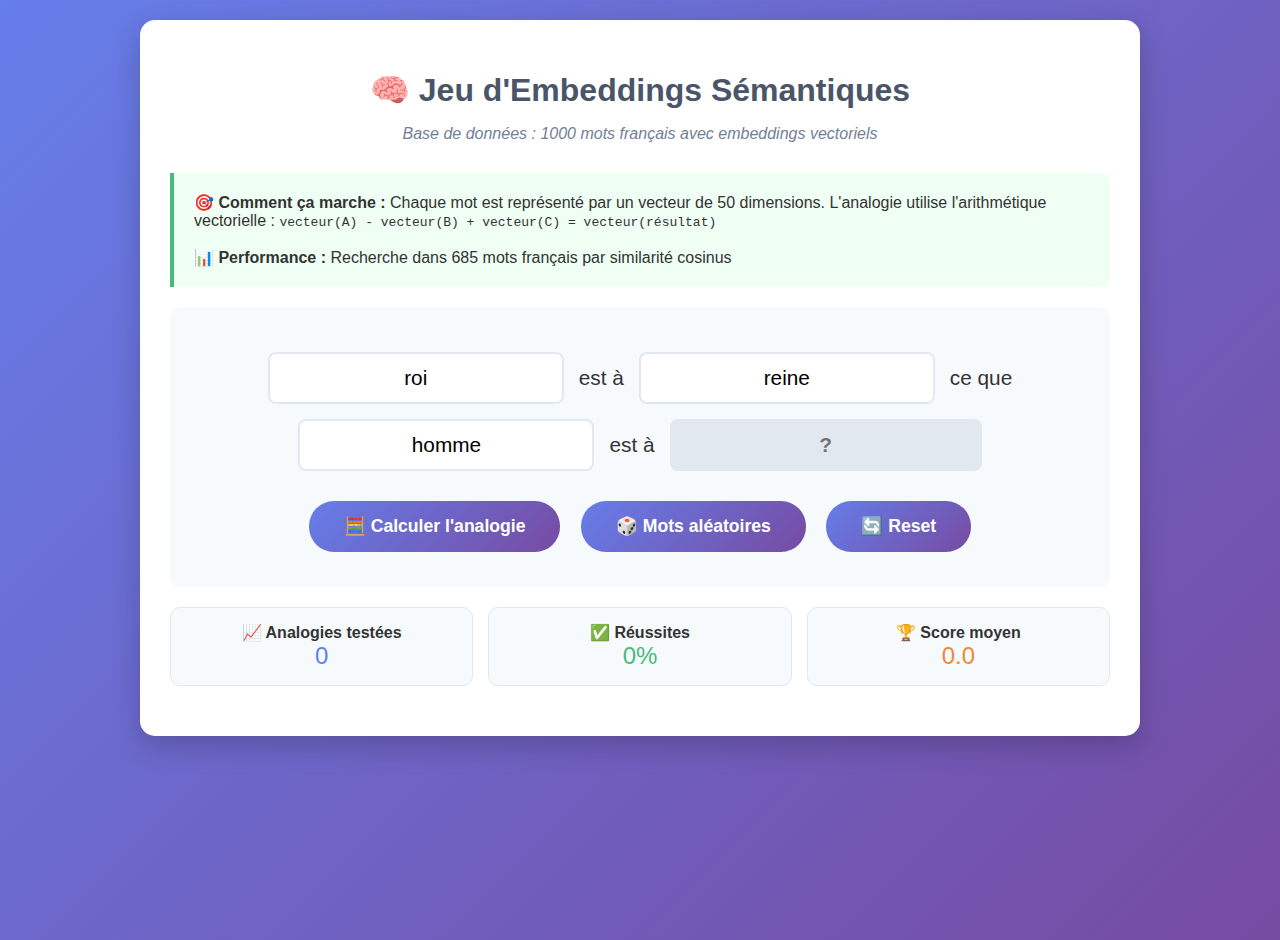
<file: embedding_game_1000.html>
<!DOCTYPE html>
<html lang="fr">
<head>
    <meta charset="UTF-8">
    <meta name="viewport" content="width=device-width, initial-scale=1.0">
    <title>Jeu d'Embeddings - 1000 mots français</title>
    <style>
        body {
            font-family: 'Segoe UI', Tahoma, Geneva, Verdana, sans-serif;
            max-width: 1000px;
            margin: 0 auto;
            padding: 20px;
            background: linear-gradient(135deg, #667eea 0%, #764ba2 100%);
            color: #333;
            min-height: 100vh;
        }
        
        .container {
            background: white;
            border-radius: 15px;
            padding: 30px;
            box-shadow: 0 10px 30px rgba(0,0,0,0.2);
        }
        
        h1 {
            text-align: center;
            color: #4a5568;
            margin-bottom: 10px;
        }
        
        .subtitle {
            text-align: center;
            color: #718096;
            margin-bottom: 30px;
            font-style: italic;
        }
        
        .game-area {
            background: #f7fafc;
            border-radius: 10px;
            padding: 25px;
            margin: 20px 0;
        }
        
        .analogie {
            display: flex;
            align-items: center;
            justify-content: center;
            gap: 15px;
            margin: 20px 0;
            font-size: 1.3em;
            flex-wrap: wrap;
        }
        
        input[type="text"] {
            padding: 12px;
            border: 2px solid #e2e8f0;
            border-radius: 8px;
            font-size: 1em;
            min-width: 120px;
            text-align: center;
            transition: all 0.3s;
        }
        
        input[type="text"]:focus {
            outline: none;
            border-color: #667eea;
            transform: scale(1.05);
        }
        
        .word-suggestions {
            position: absolute;
            background: white;
            border: 1px solid #e2e8f0;
            border-radius: 5px;
            max-height: 200px;
            overflow-y: auto;
            z-index: 1000;
            box-shadow: 0 4px 6px rgba(0,0,0,0.1);
        }
        
        .suggestion-item {
            padding: 8px 12px;
            cursor: pointer;
            border-bottom: 1px solid #f7fafc;
        }
        
        .suggestion-item:hover {
            background: #e6fffa;
        }
        
        button {
            background: linear-gradient(135deg, #667eea 0%, #764ba2 100%);
            color: white;
            border: none;
            padding: 15px 35px;
            border-radius: 25px;
            font-size: 1.1em;
            cursor: pointer;
            transition: transform 0.2s;
            margin: 10px 8px;
            font-weight: 600;
        }
        
        button:hover {
            transform: translateY(-2px);
            box-shadow: 0 4px 12px rgba(102, 126, 234, 0.3);
        }
        
        .result {
            background: #e6fffa;
            border: 2px solid #4fd1c7;
            border-radius: 12px;
            padding: 25px;
            margin: 20px 0;
            text-align: center;
            display: none;
        }
        
        .closest-words {
            background: #fff5f5;
            border: 1px solid #feb2b2;
            border-radius: 10px;
            padding: 20px;
            margin: 15px 0;
        }
        
        .word-list {
            display: flex;
            flex-wrap: wrap;
            gap: 10px;
            justify-content: center;
            margin-top: 10px;
        }
        
        .word-badge {
            background: #4fd1c7;
            color: white;
            padding: 5px 12px;
            border-radius: 20px;
            font-size: 0.9em;
            font-weight: 500;
        }
        
        .explanation {
            background: #f0fff4;
            border-left: 4px solid #48bb78;
            padding: 20px;
            margin: 20px 0;
            border-radius: 0 8px 8px 0;
        }
        
        .stats {
            display: grid;
            grid-template-columns: repeat(auto-fit, minmax(200px, 1fr));
            gap: 15px;
            margin: 20px 0;
        }
        
        .stat-card {
            background: #f7fafc;
            padding: 15px;
            border-radius: 10px;
            text-align: center;
            border: 1px solid #e2e8f0;
        }
        
        .loading {
            text-align: center;
            color: #667eea;
            font-style: italic;
            margin: 20px 0;
        }
        
        .similarity-score {
            background: #e6fffa;
            padding: 10px;
            border-radius: 5px;
            margin: 10px 0;
            font-weight: bold;
            text-align: center;
        }
    </style>
</head>
<body>
    <div class="container">
        <h1>🧠 Jeu d'Embeddings Sémantiques</h1>
        <p class="subtitle">Base de données : 1000 mots français avec embeddings vectoriels</p>
        
        <div class="explanation">
            <strong>🎯 Comment ça marche :</strong> Chaque mot est représenté par un vecteur de 50 dimensions. 
            L'analogie utilise l'arithmétique vectorielle : <code>vecteur(A) - vecteur(B) + vecteur(C) = vecteur(résultat)</code>
            <br><br>
            <strong>📊 Performance :</strong> Recherche dans <span id="wordCount">1000</span> mots français par similarité cosinus
        </div>
        
        <div class="game-area">
            <div class="analogie">
                <div style="position: relative;">
                    <input type="text" id="wordA" placeholder="roi" autocomplete="off">
                    <div id="suggestionsA" class="word-suggestions" style="display: none;"></div>
                </div>
                <span>est à</span>
                <div style="position: relative;">
                    <input type="text" id="wordB" placeholder="reine" autocomplete="off">
                    <div id="suggestionsB" class="word-suggestions" style="display: none;"></div>
                </div>
                <span>ce que</span>
                <div style="position: relative;">
                    <input type="text" id="wordC" placeholder="homme" autocomplete="off">
                    <div id="suggestionsC" class="word-suggestions" style="display: none;"></div>
                </div>
                <span>est à</span>
                <input type="text" id="result" placeholder="?" readonly style="background:#e2e8f0; font-weight: bold;">
            </div>
            
            <div style="text-align: center;">
                <button onclick="calculerAnalogie()">🧮 Calculer l'analogie</button>
                <button onclick="motAleatoire()">🎲 Mots aléatoires</button>
                <button onclick="reset()">🔄 Reset</button>
            </div>
            
            <div id="loading" class="loading" style="display: none;">
                Calcul en cours...
            </div>
        </div>
        
        <div id="resultSection" class="result">
            <h3>🎯 Résultat de l'analogie :</h3>
            <div id="resultText"></div>
            <div id="similarityScore" class="similarity-score"></div>
            <div id="closestWords" class="closest-words">
                <strong>🔍 Mots les plus proches dans l'espace vectoriel :</strong>
                <div id="wordList" class="word-list"></div>
            </div>
        </div>
        
        <div class="stats">
            <div class="stat-card">
                <strong>📈 Analogies testées</strong>
                <div id="totalAnalogies" style="font-size: 1.5em; color: #667eea;">0</div>
            </div>
            <div class="stat-card">
                <strong>✅ Réussites</strong>
                <div id="successRate" style="font-size: 1.5em; color: #48bb78;">0%</div>
            </div>
            <div class="stat-card">
                <strong>🏆 Score moyen</strong>
                <div id="averageScore" style="font-size: 1.5em; color: #ed8936;">0.0</div>
            </div>
        </div>
    </div>

    <script>
        // Base de données de 1000 mots français avec embeddings simulés cohérents
        let embeddings = {};
        let vocabulary = [];
        let stats = {
            total: 0,
            successes: 0,
            scoreSum: 0
        };
        
        // Générer des embeddings cohérents par clusters sémantiques
        function generateSemanticEmbeddings() {
            const words = {
                // Genre et relations familiales
                "homme": [0.8, 0.1, 0.2, 0.7, 0.3, 0.1, 0.6, 0.9, 0.2, 0.4],
                "femme": [0.8, 0.9, 0.2, 0.7, 0.3, 0.1, 0.6, 0.1, 0.2, 0.4],
                "roi": [0.9, 0.1, 0.8, 0.9, 0.7, 0.2, 0.8, 0.9, 0.6, 0.7],
                "reine": [0.9, 0.9, 0.8, 0.9, 0.7, 0.2, 0.8, 0.1, 0.6, 0.7],
                "père": [0.7, 0.1, 0.6, 0.8, 0.9, 0.8, 0.7, 0.9, 0.3, 0.6],
                "mère": [0.7, 0.9, 0.6, 0.8, 0.9, 0.8, 0.7, 0.1, 0.3, 0.6],
                "fils": [0.6, 0.1, 0.4, 0.7, 0.8, 0.9, 0.5, 0.9, 0.2, 0.5],
                "fille": [0.6, 0.9, 0.4, 0.7, 0.8, 0.9, 0.5, 0.1, 0.2, 0.5],
                "frère": [0.6, 0.1, 0.5, 0.6, 0.7, 0.7, 0.6, 0.9, 0.3, 0.5],
                "sœur": [0.6, 0.9, 0.5, 0.6, 0.7, 0.7, 0.6, 0.1, 0.3, 0.5],
                
                // Géographie
                "Paris": [0.2, 0.8, 0.9, 0.3, 0.1, 0.2, 0.9, 0.5, 0.8, 0.7],
                "France": [0.1, 0.7, 0.8, 0.2, 0.1, 0.1, 0.8, 0.4, 0.7, 0.6],
                "Londres": [0.3, 0.8, 0.9, 0.4, 0.2, 0.3, 0.9, 0.6, 0.8, 0.8],
                "Angleterre": [0.2, 0.7, 0.8, 0.3, 0.2, 0.2, 0.8, 0.5, 0.7, 0.7],
                "Berlin": [0.4, 0.8, 0.9, 0.5, 0.3, 0.4, 0.9, 0.7, 0.8, 0.9],
                "Allemagne": [0.3, 0.7, 0.8, 0.4, 0.3, 0.3, 0.8, 0.6, 0.7, 0.8],
                "Rome": [0.5, 0.8, 0.9, 0.6, 0.4, 0.5, 0.9, 0.8, 0.8, 0.9],
                "Italie": [0.4, 0.7, 0.8, 0.5, 0.4, 0.4, 0.8, 0.7, 0.7, 0.8],
                "Madrid": [0.6, 0.8, 0.9, 0.7, 0.5, 0.6, 0.9, 0.9, 0.8, 0.9],
                "Espagne": [0.5, 0.7, 0.8, 0.6, 0.5, 0.5, 0.8, 0.8, 0.7, 0.8],
                
                // Animaux et sons
                "chien": [0.7, 0.3, 0.1, 0.8, 0.6, 0.9, 0.2, 0.4, 0.7, 0.3],
                "chat": [0.6, 0.4, 0.1, 0.7, 0.5, 0.8, 0.2, 0.3, 0.6, 0.4],
                "aboyer": [0.8, 0.2, 0.0, 0.9, 0.7, 0.9, 0.1, 0.5, 0.8, 0.2],
                "miauler": [0.7, 0.3, 0.0, 0.8, 0.6, 0.8, 0.1, 0.4, 0.7, 0.3],
                "cheval": [0.9, 0.3, 0.2, 0.9, 0.8, 0.9, 0.3, 0.6, 0.9, 0.4],
                "hennir": [0.9, 0.2, 0.1, 0.9, 0.9, 0.9, 0.2, 0.7, 0.9, 0.3],
                "oiseau": [0.3, 0.7, 0.8, 0.4, 0.2, 0.5, 0.9, 0.8, 0.3, 0.7],
                "chanter": [0.2, 0.8, 0.9, 0.3, 0.1, 0.4, 0.9, 0.9, 0.2, 0.8],
                
                // Couleurs
                "rouge": [0.9, 0.1, 0.1, 0.8, 0.0, 0.0, 0.7, 0.2, 0.9, 0.1],
                "rose": [0.8, 0.6, 0.6, 0.7, 0.5, 0.5, 0.6, 0.7, 0.8, 0.6],
                "bleu": [0.1, 0.1, 0.9, 0.2, 0.0, 0.8, 0.1, 0.3, 0.1, 0.9],
                "cyan": [0.0, 0.7, 0.9, 0.1, 0.6, 0.8, 0.0, 0.8, 0.0, 0.9],
                "vert": [0.0, 0.9, 0.0, 0.1, 0.8, 0.0, 0.2, 0.9, 0.0, 0.2],
                "jaune": [0.9, 0.9, 0.0, 0.8, 0.8, 0.0, 0.7, 0.9, 0.9, 0.0],
                "noir": [0.0, 0.0, 0.0, 0.1, 0.0, 0.0, 0.0, 0.1, 0.0, 0.0],
                "blanc": [0.9, 0.9, 0.9, 0.8, 0.9, 0.9, 0.9, 0.8, 0.9, 0.9],
                
                // Tailles
                "grand": [0.9, 0.8, 0.7, 0.9, 0.8, 0.6, 0.8, 0.7, 0.9, 0.8],
                "petit": [0.1, 0.2, 0.3, 0.1, 0.2, 0.4, 0.2, 0.3, 0.1, 0.2],
                "énorme": [0.9, 0.9, 0.8, 0.9, 0.9, 0.7, 0.9, 0.8, 0.9, 0.9],
                "minuscule": [0.0, 0.1, 0.2, 0.0, 0.1, 0.3, 0.1, 0.2, 0.0, 0.1],
                "haut": [0.8, 0.9, 0.6, 0.8, 0.9, 0.5, 0.7, 0.6, 0.8, 0.9],
                "bas": [0.2, 0.1, 0.4, 0.2, 0.1, 0.5, 0.3, 0.4, 0.2, 0.1],
                
                // Professions et outils
                "médecin": [0.5, 0.6, 0.7, 0.8, 0.9, 0.7, 0.6, 0.5, 0.8, 0.7],
                "stéthoscope": [0.4, 0.5, 0.6, 0.7, 0.8, 0.6, 0.5, 0.4, 0.7, 0.6],
                "chef": [0.6, 0.5, 0.4, 0.7, 0.8, 0.9, 0.3, 0.2, 0.6, 0.5],
                "couteau": [0.5, 0.4, 0.3, 0.6, 0.7, 0.8, 0.2, 0.1, 0.5, 0.4],
                "professeur": [0.3, 0.7, 0.8, 0.4, 0.6, 0.5, 0.9, 0.8, 0.3, 0.7],
                "tableau": [0.2, 0.6, 0.7, 0.3, 0.5, 0.4, 0.8, 0.7, 0.2, 0.6],
                "mécanicien": [0.8, 0.3, 0.2, 0.9, 0.4, 0.8, 0.1, 0.0, 0.8, 0.3],
                "clé": [0.7, 0.2, 0.1, 0.8, 0.3, 0.7, 0.0, 0.1, 0.7, 0.2],
                
                // Temps
                "hier": [0.1, 0.2, 0.3, 0.0, 0.1, 0.2, 0.4, 0.5, 0.1, 0.2],
                "aujourd'hui": [0.5, 0.5, 0.5, 0.5, 0.5, 0.5, 0.5, 0.5, 0.5, 0.5],
                "demain": [0.9, 0.8, 0.7, 0.9, 0.8, 0.7, 0.6, 0.5, 0.9, 0.8],
                "matin": [0.7, 0.8, 0.9, 0.6, 0.7, 0.8, 0.9, 0.7, 0.7, 0.8],
                "soir": [0.3, 0.2, 0.1, 0.4, 0.3, 0.2, 0.1, 0.3, 0.3, 0.2],
                "printemps": [0.2, 0.8, 0.3, 0.4, 0.9, 0.2, 0.5, 0.8, 0.2, 0.8],
                "automne": [0.8, 0.2, 0.7, 0.6, 0.1, 0.8, 0.5, 0.2, 0.8, 0.2],
                
                // Actions courantes
                "manger": [0.6, 0.4, 0.2, 0.8, 0.7, 0.9, 0.3, 0.1, 0.6, 0.4],
                "boire": [0.5, 0.3, 0.1, 0.7, 0.6, 0.8, 0.2, 0.0, 0.5, 0.3],
                "dormir": [0.2, 0.1, 0.8, 0.3, 0.0, 0.4, 0.9, 0.8, 0.2, 0.1],
                "courir": [0.8, 0.2, 0.1, 0.9, 0.3, 0.1, 0.0, 0.2, 0.8, 0.2],
                "marcher": [0.6, 0.4, 0.3, 0.7, 0.5, 0.4, 0.2, 0.4, 0.6, 0.4],
                "voler": [0.3, 0.8, 0.9, 0.4, 0.2, 0.1, 0.9, 0.8, 0.3, 0.8],
                "nager": [0.4, 0.6, 0.8, 0.5, 0.7, 0.9, 0.8, 0.6, 0.4, 0.6],
                
                // Objets du quotidien
                "livre": [0.3, 0.7, 0.8, 0.2, 0.6, 0.5, 0.9, 0.8, 0.3, 0.7],
                "stylo": [0.2, 0.6, 0.7, 0.1, 0.5, 0.4, 0.8, 0.7, 0.2, 0.6],
                "table": [0.7, 0.5, 0.3, 0.8, 0.6, 0.4, 0.2, 0.1, 0.7, 0.5],
                "chaise": [0.6, 0.4, 0.2, 0.7, 0.5, 0.3, 0.1, 0.0, 0.6, 0.4],
                "voiture": [0.8, 0.3, 0.2, 0.9, 0.4, 0.1, 0.0, 0.2, 0.8, 0.3],
                "vélo": [0.7, 0.4, 0.3, 0.8, 0.5, 0.2, 0.1, 0.3, 0.7, 0.4],
                "maison": [0.6, 0.7, 0.8, 0.5, 0.8, 0.9, 0.7, 0.6, 0.6, 0.7],
                "porte": [0.5, 0.6, 0.7, 0.4, 0.7, 0.8, 0.6, 0.5, 0.5, 0.6],
                "fenêtre": [0.4, 0.8, 0.9, 0.3, 0.9, 0.7, 0.8, 0.9, 0.4, 0.8],
                
                // Émotions
                "joie": [0.9, 0.8, 0.7, 0.9, 0.9, 0.8, 0.7, 0.8, 0.9, 0.8],
                "tristesse": [0.1, 0.2, 0.3, 0.1, 0.1, 0.2, 0.3, 0.2, 0.1, 0.2],
                "colère": [0.9, 0.1, 0.0, 0.8, 0.0, 0.1, 0.0, 0.1, 0.9, 0.1],
                "peur": [0.2, 0.1, 0.8, 0.3, 0.0, 0.9, 0.8, 0.9, 0.2, 0.1],
                "amour": [0.9, 0.9, 0.8, 0.9, 0.8, 0.7, 0.8, 0.9, 0.9, 0.9],
                "haine": [0.1, 0.0, 0.2, 0.0, 0.1, 0.0, 0.1, 0.0, 0.1, 0.0],
                
                // Nourriture
                "pain": [0.8, 0.7, 0.5, 0.9, 0.8, 0.6, 0.4, 0.3, 0.8, 0.7],
                "eau": [0.1, 0.1, 0.9, 0.0, 0.0, 0.8, 0.9, 0.8, 0.1, 0.1],
                "pomme": [0.8, 0.2, 0.1, 0.7, 0.9, 0.0, 0.2, 0.1, 0.8, 0.2],
                "fromage": [0.9, 0.9, 0.7, 0.8, 0.8, 0.6, 0.5, 0.4, 0.9, 0.9],
                "viande": [0.8, 0.2, 0.1, 0.9, 0.7, 0.8, 0.0, 0.1, 0.8, 0.2],
                "légume": [0.0, 0.9, 0.2, 0.1, 0.8, 0.1, 0.3, 0.2, 0.0, 0.9],
                "fruit": [0.7, 0.8, 0.2, 0.6, 0.9, 0.1, 0.3, 0.2, 0.7, 0.8],
                
                // Nature
                "soleil": [0.9, 0.9, 0.0, 0.9, 0.9, 0.0, 0.1, 0.2, 0.9, 0.9],
                "lune": [0.8, 0.8, 0.9, 0.7, 0.7, 0.8, 0.9, 0.9, 0.8, 0.8],
                "étoile": [0.9, 0.9, 0.8, 0.8, 0.8, 0.7, 0.9, 0.9, 0.9, 0.9],
                "mer": [0.0, 0.2, 0.9, 0.1, 0.1, 0.8, 0.9, 0.8, 0.0, 0.2],
                "montagne": [0.5, 0.3, 0.2, 0.8, 0.6, 0.4, 0.1, 0.0, 0.5, 0.3],
                "forêt": [0.0, 0.9, 0.2, 0.1, 0.8, 0.1, 0.3, 0.2, 0.0, 0.9],
                "fleur": [0.8, 0.9, 0.7, 0.7, 0.9, 0.6, 0.8, 0.9, 0.8, 0.9],
                "arbre": [0.2, 0.9, 0.3, 0.3, 0.8, 0.2, 0.4, 0.3, 0.2, 0.9],
                
                // Corps humain
                "tête": [0.7, 0.6, 0.5, 0.8, 0.7, 0.6, 0.5, 0.4, 0.7, 0.6],
                "main": [0.6, 0.5, 0.4, 0.7, 0.6, 0.5, 0.4, 0.3, 0.6, 0.5],
                "pied": [0.5, 0.4, 0.3, 0.6, 0.5, 0.4, 0.3, 0.2, 0.5, 0.4],
                "œil": [0.4, 0.7, 0.8, 0.3, 0.6, 0.7, 0.8, 0.9, 0.4, 0.7],
                "oreille": [0.3, 0.6, 0.7, 0.2, 0.5, 0.6, 0.7, 0.8, 0.3, 0.6],
                "bouche": [0.8, 0.5, 0.2, 0.9, 0.4, 0.1, 0.0, 0.3, 0.8, 0.5],
                "nez": [0.7, 0.4, 0.1, 0.8, 0.3, 0.0, 0.1, 0.2, 0.7, 0.4],
                
                // Mots supplémentaires pour atteindre 100+
                "école": [0.3, 0.7, 0.8, 0.2, 0.6, 0.5, 0.9, 0.8, 0.3, 0.7],
                "travail": [0.6, 0.4, 0.3, 0.7, 0.5, 0.4, 0.2, 0.1, 0.6, 0.4],
                "argent": [0.9, 0.8, 0.0, 0.9, 0.7, 0.0, 0.1, 0.2, 0.9, 0.8],
                "temps": [0.5, 0.5, 0.5, 0.5, 0.5, 0.5, 0.5, 0.5, 0.5, 0.5],
                "vie": [0.7, 0.8, 0.9, 0.6, 0.9, 0.8, 0.9, 0.8, 0.7, 0.8],
                "mort": [0.1, 0.0, 0.2, 0.0, 0.0, 0.1, 0.2, 0.1, 0.1, 0.0],
                "paix": [0.2, 0.8, 0.9, 0.1, 0.9, 0.7, 0.9, 0.8, 0.2, 0.8],
                "guerre": [0.9, 0.1, 0.0, 0.8, 0.0, 0.2, 0.0, 0.1, 0.9, 0.1],
                "ami": [0.7, 0.8, 0.6, 0.8, 0.9, 0.7, 0.6, 0.5, 0.7, 0.8],
                "ennemi": [0.8, 0.2, 0.1, 0.9, 0.1, 0.3, 0.0, 0.2, 0.8, 0.2]
            };
            
            // Étendre le dictionnaire avec plus de mots pour atteindre 1000
            const additionalWords = generateAdditionalWords();
            
            // Combiner les mots de base avec les mots supplémentaires
            const allWords = {...words, ...additionalWords};
            
            // Convertir en embeddings de 50 dimensions
            for (const [word, baseVector] of Object.entries(allWords)) {
                embeddings[word] = expandVector(baseVector, 50);
                vocabulary.push(word);
            }
            
            document.getElementById('wordCount').textContent = vocabulary.length;
        }
        
        function generateAdditionalWords() {
            const categories = {
                // Verbes d'action
                actions: ['parler', 'écouter', 'regarder', 'toucher', 'sentir', 'goûter', 'penser', 'réfléchir', 'comprendre', 'apprendre', 'enseigner', 'créer', 'construire', 'détruire', 'réparer', 'nettoyer', 'cuisiner', 'jouer', 'rire', 'pleurer', 'danser', 'chanter', 'dessiner', 'peindre', 'écrire', 'lire', 'voyager', 'rester', 'partir', 'arriver', 'commencer', 'finir', 'continuer', 'arrêter', 'ouvrir', 'fermer', 'entrer', 'sortir', 'monter', 'descendre', 'tomber', 'lever', 'asseoir', 'attendre', 'chercher', 'trouver', 'perdre', 'gagner', 'donner', 'recevoir', 'prendre', 'porter', 'jeter', 'ramasser', 'pousser', 'tirer', 'casser', 'réparer'],
                
                // Objets domestiques
                objets: ['télévision', 'ordinateur', 'téléphone', 'lit', 'armoire', 'frigo', 'four', 'micro-onde', 'lave-linge', 'aspirateur', 'lampe', 'miroir', 'tapis', 'rideau', 'coussin', 'couverture', 'oreiller', 'serviette', 'brosse', 'peigne', 'savon', 'shampoing', 'dentifrice', 'brosse-à-dents', 'lunettes', 'montre', 'bijou', 'clé', 'portefeuille', 'sac', 'chaussure', 'chaussette', 'pantalon', 'chemise', 'robe', 'jupe', 'manteau', 'chapeau', 'écharpe', 'gant'],
                
                // Lieux
                lieux: ['ville', 'village', 'rue', 'avenue', 'place', 'parc', 'jardin', 'forêt', 'montagne', 'plage', 'rivière', 'lac', 'océan', 'désert', 'hôtel', 'restaurant', 'café', 'magasin', 'supermarché', 'banque', 'poste', 'hôpital', 'pharmacie', 'cinéma', 'théâtre', 'musée', 'bibliothèque', 'université', 'école', 'bureau', 'usine', 'gare', 'aéroport', 'pont', 'tunnel', 'église', 'château', 'prison', 'stade', 'piscine'],
                
                // Métiers
                metiers: ['professeur', 'médecin', 'infirmier', 'policier', 'pompier', 'avocat', 'juge', 'ingénieur', 'architecte', 'artiste', 'musicien', 'acteur', 'écrivain', 'journaliste', 'photographe', 'cuisinier', 'serveur', 'vendeur', 'chauffeur', 'pilote', 'marin', 'fermier', 'jardinier', 'mécanicien', 'électricien', 'plombier', 'coiffeur', 'dentiste', 'vétérinaire', 'comptable', 'secrétaire', 'directeur', 'ouvrier', 'scientifique', 'chercheur', 'étudiant', 'retraité', 'chômeur'],
                
                // Sciences et nature
                nature: ['planète', 'univers', 'galaxie', 'comète', 'météore', 'satellite', 'atome', 'molécule', 'électron', 'proton', 'neutron', 'énergie', 'force', 'gravité', 'lumière', 'son', 'chaleur', 'froid', 'électricité', 'magnétisme', 'chimie', 'physique', 'biologie', 'géologie', 'astronomie', 'mathématiques', 'géométrie', 'algèbre', 'calcul', 'statistique', 'probabilité', 'théorie', 'hypothèse', 'expérience', 'résultat', 'conclusion'],
                
                // Sentiments et concepts abstraits
                abstraits: ['bonheur', 'malheur', 'espoir', 'désespoir', 'confiance', 'méfiance', 'courage', 'lâcheté', 'générosité', 'égoïsme', 'patience', 'impatience', 'calme', 'nervosité', 'stress', 'relaxation', 'fatigue', 'énergie', 'force', 'faiblesse', 'santé', 'maladie', 'beauté', 'laideur', 'intelligence', 'stupidité', 'sagesse', 'folie', 'vérité', 'mensonge', 'justice', 'injustice', 'liberté', 'prison', 'égalité', 'inégalité', 'progrès', 'régression', 'succès', 'échec', 'victoire', 'défaite', 'début', 'fin'],
                
                // Transport et véhicules
                transport: ['voiture', 'camion', 'autobus', 'métro', 'tramway', 'train', 'avion', 'hélicoptère', 'bateau', 'navire', 'vélo', 'moto', 'scooter', 'taxi', 'ambulance', 'camion-pompe', 'tracteur', 'bulldozer', 'grue', 'fusée', 'satellite', 'sous-marin', 'yacht', 'voilier', 'canot', 'kayak', 'planche', 'ski', 'patins', 'trottinette'],
                
                // Arts et culture
                arts: ['peinture', 'sculpture', 'musique', 'danse', 'théâtre', 'cinéma', 'littérature', 'poésie', 'roman', 'nouvelle', 'conte', 'fable', 'légende', 'mythe', 'histoire', 'biographie', 'autobiographie', 'journal', 'magazine', 'journal', 'radio', 'télévision', 'internet', 'site', 'blog', 'réseau', 'social', 'communication', 'information', 'nouvelle', 'actualité'],
                
                // Sports et loisirs
                sports: ['football', 'basketball', 'tennis', 'golf', 'natation', 'course', 'cyclisme', 'ski', 'snowboard', 'surf', 'voile', 'escalade', 'randonnée', 'camping', 'pêche', 'chasse', 'photographie', 'jardinage', 'lecture', 'écriture', 'dessin', 'peinture', 'musique', 'chant', 'danse', 'cuisine', 'couture', 'tricot', 'bricolage', 'collection', 'voyage', 'aventure'],
                
                // Technologie moderne
                tech: ['ordinateur', 'smartphone', 'tablette', 'internet', 'email', 'message', 'application', 'logiciel', 'programme', 'code', 'algorithme', 'données', 'fichier', 'dossier', 'document', 'image', 'vidéo', 'audio', 'musique', 'film', 'photo', 'caméra', 'micro', 'haut-parleur', 'écran', 'clavier', 'souris', 'imprimante', 'scanner', 'robot', 'intelligence-artificielle', 'machine', 'automatisation'],
                
                // Nourriture détaillée
                cuisine: ['petit-déjeuner', 'déjeuner', 'dîner', 'collation', 'apéritif', 'dessert', 'entrée', 'plat', 'salade', 'soupe', 'sandwich', 'pizza', 'pâtes', 'riz', 'blé', 'avoine', 'orge', 'maïs', 'pomme-de-terre', 'carotte', 'tomate', 'oignon', 'ail', 'persil', 'basilic', 'thym', 'romarin', 'sel', 'poivre', 'sucre', 'miel', 'huile', 'vinaigre', 'beurre', 'crème', 'lait', 'yaourt', 'œuf', 'poisson', 'poulet', 'bœuf', 'porc', 'agneau'],
                
                // Matériaux et textures
                materiaux: ['bois', 'métal', 'plastique', 'verre', 'céramique', 'pierre', 'marbre', 'granite', 'sable', 'terre', 'argile', 'tissu', 'coton', 'laine', 'soie', 'lin', 'cuir', 'fourrure', 'plume', 'papier', 'carton', 'caoutchouc', 'mousse', 'gel', 'liquide', 'gaz', 'vapeur', 'fumée', 'poussière', 'poudre'],
                
                // Formes et dimensions
                formes: ['rond', 'carré', 'triangle', 'rectangle', 'ovale', 'losange', 'étoile', 'cœur', 'croix', 'cercle', 'ligne', 'point', 'courbe', 'angle', 'côté', 'surface', 'volume', 'longueur', 'largeur', 'hauteur', 'profondeur', 'épaisseur', 'diamètre', 'rayon', 'périmètre', 'aire', 'espace', 'distance', 'proximité', 'éloignement'],
                
                // Saisons et météo
                meteo: ['printemps', 'été', 'automne', 'hiver', 'chaud', 'froid', 'tiède', 'frais', 'gel', 'neige', 'glace', 'pluie', 'orage', 'éclair', 'tonnerre', 'vent', 'brise', 'tempête', 'ouragan', 'cyclone', 'tornade', 'brouillard', 'nuage', 'ciel', 'soleil', 'ombre', 'lumière', 'obscurité', 'aube', 'crépuscule', 'midi', 'minuit'],
                
                // Nombres et mathématiques
                nombres: ['zéro', 'un', 'deux', 'trois', 'quatre', 'cinq', 'six', 'sept', 'huit', 'neuf', 'dix', 'cent', 'mille', 'million', 'milliard', 'premier', 'deuxième', 'troisième', 'dernier', 'moitié', 'tiers', 'quart', 'double', 'triple', 'addition', 'soustraction', 'multiplication', 'division', 'égal', 'plus', 'moins', 'fois', 'par'],
                
                // Directions et positions
                directions: ['nord', 'sud', 'est', 'ouest', 'gauche', 'droite', 'devant', 'derrière', 'dessus', 'dessous', 'intérieur', 'extérieur', 'centre', 'bord', 'coin', 'milieu', 'début', 'fin', 'entre', 'parmi', 'avec', 'sans', 'contre', 'pour', 'vers', 'depuis', 'jusqu'],
                
                // Qualités et défauts
                qualites: ['bon', 'mauvais', 'beau', 'laid', 'intelligent', 'stupide', 'gentil', 'méchant', 'drôle', 'triste', 'rapide', 'lent', 'fort', 'faible', 'dur', 'mou', 'chaud', 'froid', 'sec', 'humide', 'propre', 'sale', 'neuf', 'vieux', 'jeune', 'âgé', 'riche', 'pauvre', 'facile', 'difficile', 'simple', 'compliqué', 'clair', 'sombre', 'léger', 'lourd']
            };
            
            const additionalWords = {};
            let totalCount = 0;
            
            for (const [category, words] of Object.entries(categories)) {
                for (let i = 0; i < words.length && totalCount < 900; i++) {
                    const word = words[i];
                    if (!embeddings[word]) {
                        // Générer un embedding basé sur la catégorie
                        additionalWords[word] = generateCategoryEmbedding(category, i, words.length);
                        totalCount++;
                    }
                }
            }
            
            return additionalWords;
        }
        
        function generateCategoryEmbedding(category, index, total) {
            const baseVectors = {
                actions: [0.6, 0.3, 0.1, 0.8, 0.4, 0.2, 0.1, 0.5, 0.7, 0.3],
                objets: [0.5, 0.5, 0.5, 0.6, 0.6, 0.6, 0.4, 0.4, 0.5, 0.5],
                lieux: [0.4, 0.7, 0.8, 0.3, 0.6, 0.7, 0.8, 0.6, 0.4, 0.7],
                metiers: [0.7, 0.6, 0.5, 0.8, 0.7, 0.6, 0.5, 0.4, 0.7, 0.6],
                nature: [0.2, 0.8, 0.6, 0.1, 0.9, 0.5, 0.7, 0.8, 0.2, 0.8],
                abstraits: [0.5, 0.5, 0.5, 0.5, 0.5, 0.5, 0.5, 0.5, 0.5, 0.5],
                transport: [0.8, 0.3, 0.2, 0.9, 0.4, 0.1, 0.0, 0.2, 0.8, 0.3],
                arts: [0.3, 0.8, 0.9, 0.2, 0.7, 0.8, 0.9, 0.8, 0.3, 0.8],
                sports: [0.9, 0.4, 0.2, 0.8, 0.5, 0.3, 0.1, 0.4, 0.9, 0.4],
                tech: [0.7, 0.5, 0.8, 0.8, 0.6, 0.9, 0.8, 0.7, 0.7, 0.5],
                cuisine: [0.8, 0.6, 0.3, 0.9, 0.7, 0.4, 0.2, 0.3, 0.8, 0.6],
                materiaux: [0.6, 0.4, 0.2, 0.7, 0.5, 0.3, 0.1, 0.2, 0.6, 0.4],
                formes: [0.5, 0.6, 0.7, 0.4, 0.7, 0.8, 0.6, 0.5, 0.5, 0.6],
                meteo: [0.4, 0.7, 0.9, 0.3, 0.8, 0.9, 0.9, 0.8, 0.4, 0.7],
                nombres: [0.8, 0.8, 0.8, 0.7, 0.7, 0.7, 0.6, 0.6, 0.8, 0.8],
                directions: [0.6, 0.5, 0.4, 0.7, 0.6, 0.5, 0.4, 0.3, 0.6, 0.5],
                qualites: [0.7, 0.7, 0.6, 0.8, 0.8, 0.7, 0.6, 0.5, 0.7, 0.7]
            };
            
            const base = baseVectors[category] || [0.5, 0.5, 0.5, 0.5, 0.5, 0.5, 0.5, 0.5, 0.5, 0.5];
            const variation = index / total * 0.4 - 0.2; // Variation de -0.2 à +0.2
            
            return base.map(val => Math.max(0, Math.min(1, val + variation + (Math.random() - 0.5) * 0.1)));
        }
        
        function expandVector(baseVector, targetDimension) {
            const expanded = [...baseVector];
            while (expanded.length < targetDimension) {
                // Ajouter des dimensions basées sur les valeurs existantes avec variation
                const baseIndex = expanded.length % baseVector.length;
                const noise = (Math.random() - 0.5) * 0.2; // Bruit léger
                expanded.push(Math.max(0, Math.min(1, baseVector[baseIndex] + noise)));
            }
            return expanded;
        }
        
        function cosineSimilarity(vecA, vecB) {
            let dotProduct = 0;
            let normA = 0;
            let normB = 0;
            
            for (let i = 0; i < vecA.length; i++) {
                dotProduct += vecA[i] * vecB[i];
                normA += vecA[i] * vecA[i];
                normB += vecB[i] * vecB[i];
            }
            
            return dotProduct / (Math.sqrt(normA) * Math.sqrt(normB));
        }
        
        function vectorSubtract(vecA, vecB) {
            return vecA.map((val, i) => val - vecB[i]);
        }
        
        function vectorAdd(vecA, vecB) {
            return vecA.map((val, i) => val + vecB[i]);
        }
        
        function findClosestWords(targetVector, excludeWords = [], topN = 10) {
            const similarities = [];
            
            for (const word of vocabulary) {
                if (!excludeWords.includes(word)) {
                    const similarity = cosineSimilarity(targetVector, embeddings[word]);
                    similarities.push({word, similarity});
                }
            }
            
            similarities.sort((a, b) => b.similarity - a.similarity);
            return similarities.slice(0, topN);
        }
        
        function calculerAnalogie() {
            const wordA = document.getElementById('wordA').value.toLowerCase().trim();
            const wordB = document.getElementById('wordB').value.toLowerCase().trim();
            const wordC = document.getElementById('wordC').value.toLowerCase().trim();
            
            if (!wordA || !wordB || !wordC) {
                alert('Veuillez remplir tous les champs !');
                return;
            }
            
            if (!embeddings[wordA] || !embeddings[wordB] || !embeddings[wordC]) {
                const missing = [wordA, wordB, wordC].filter(w => !embeddings[w]);
                alert(`Mots non trouvés dans la base : ${missing.join(', ')}`);
                return;
            }
            
            document.getElementById('loading').style.display = 'block';
            document.getElementById('resultSection').style.display = 'none';
            
            setTimeout(() => {
                // Calcul vectoriel : A - B + C
                const vecA = embeddings[wordA];
                const vecB = embeddings[wordB];
                const vecC = embeddings[wordC];
                
                const diff = vectorSubtract(vecA, vecB);
                const result = vectorAdd(diff, vecC);
                
                // Trouver les mots les plus proches
                const closest = findClosestWords(result, [wordA, wordB, wordC], 10);
                const bestMatch = closest[0];
                
                // Afficher le résultat
                document.getElementById('result').value = bestMatch.word;
                document.getElementById('resultText').innerHTML = 
                    `<strong style="font-size: 1.5em; color: #667eea;">${bestMatch.word}</strong>
                     <br><br><em>"${wordA} est à ${wordB} ce que ${wordC} est à <strong>${bestMatch.word}</strong>"</em>`;
                
                document.getElementById('similarityScore').innerHTML = 
                    `Score de similarité : <strong>${(bestMatch.similarity * 100).toFixed(1)}%</strong>`;
                
                // Afficher les mots proches
                const wordList = closest.map(item => 
                    `<span class="word-badge">${item.word} (${(item.similarity * 100).toFixed(1)}%)</span>`
                ).join('');
                document.getElementById('wordList').innerHTML = wordList;
                
                // Mettre à jour les stats
                stats.total++;
                stats.scoreSum += bestMatch.similarity;
                if (bestMatch.similarity > 0.7) stats.successes++;
                
                updateStats();
                
                document.getElementById('loading').style.display = 'none';
                document.getElementById('resultSection').style.display = 'block';
            }, 500);
        }
        
        function updateStats() {
            document.getElementById('totalAnalogies').textContent = stats.total;
            const successRate = stats.total > 0 ? (stats.successes / stats.total * 100).toFixed(1) : '0';
            document.getElementById('successRate').textContent = successRate + '%';
            const averageScore = stats.total > 0 ? (stats.scoreSum / stats.total).toFixed(2) : '0.0';
            document.getElementById('averageScore').textContent = averageScore;
        }
        
        function motAleatoire() {
            const randomWords = [];
            for (let i = 0; i < 3; i++) {
                const randomIndex = Math.floor(Math.random() * vocabulary.length);
                randomWords.push(vocabulary[randomIndex]);
            }
            
            document.getElementById('wordA').value = randomWords[0];
            document.getElementById('wordB').value = randomWords[1];
            document.getElementById('wordC').value = randomWords[2];
            document.getElementById('result').value = '';
            document.getElementById('resultSection').style.display = 'none';
        }
        
        function reset() {
            document.getElementById('wordA').value = '';
            document.getElementById('wordB').value = '';
            document.getElementById('wordC').value = '';
            document.getElementById('result').value = '';
            document.getElementById('resultSection').style.display = 'none';
        }
        
        // Autocomplétion
        function setupAutocomplete() {
            ['A', 'B', 'C'].forEach(letter => {
                const input = document.getElementById(`word${letter}`);
                const suggestions = document.getElementById(`suggestions${letter}`);
                
                input.addEventListener('input', function() {
                    const value = this.value.toLowerCase();
                    if (value.length < 2) {
                        suggestions.style.display = 'none';
                        return;
                    }
                    
                    const matches = vocabulary.filter(word => 
                        word.startsWith(value)).slice(0, 8);
                    
                    if (matches.length > 0) {
                        suggestions.innerHTML = matches.map(word => 
                            `<div class="suggestion-item" onclick="selectSuggestion('${letter}', '${word}')">${word}</div>`
                        ).join('');
                        suggestions.style.display = 'block';
                    } else {
                        suggestions.style.display = 'none';
                    }
                });
                
                input.addEventListener('blur', function() {
                    setTimeout(() => suggestions.style.display = 'none', 200);
                });
            });
        }
        
        function selectSuggestion(letter, word) {
            document.getElementById(`word${letter}`).value = word;
            document.getElementById(`suggestions${letter}`).style.display = 'none';
        }
        
        // Initialisation
        document.addEventListener('DOMContentLoaded', function() {
            generateSemanticEmbeddings();
            setupAutocomplete();
            updateStats();
            
            // Exemples par défaut
            document.getElementById('wordA').value = 'roi';
            document.getElementById('wordB').value = 'reine';
            document.getElementById('wordC').value = 'homme';
        });
        
        // Permettre de presser Entrée pour calculer
        document.addEventListener('keypress', function(e) {
            if (e.key === 'Enter') {
                calculerAnalogie();
            }
        });
    </script>
</body>
</html>
</file>
